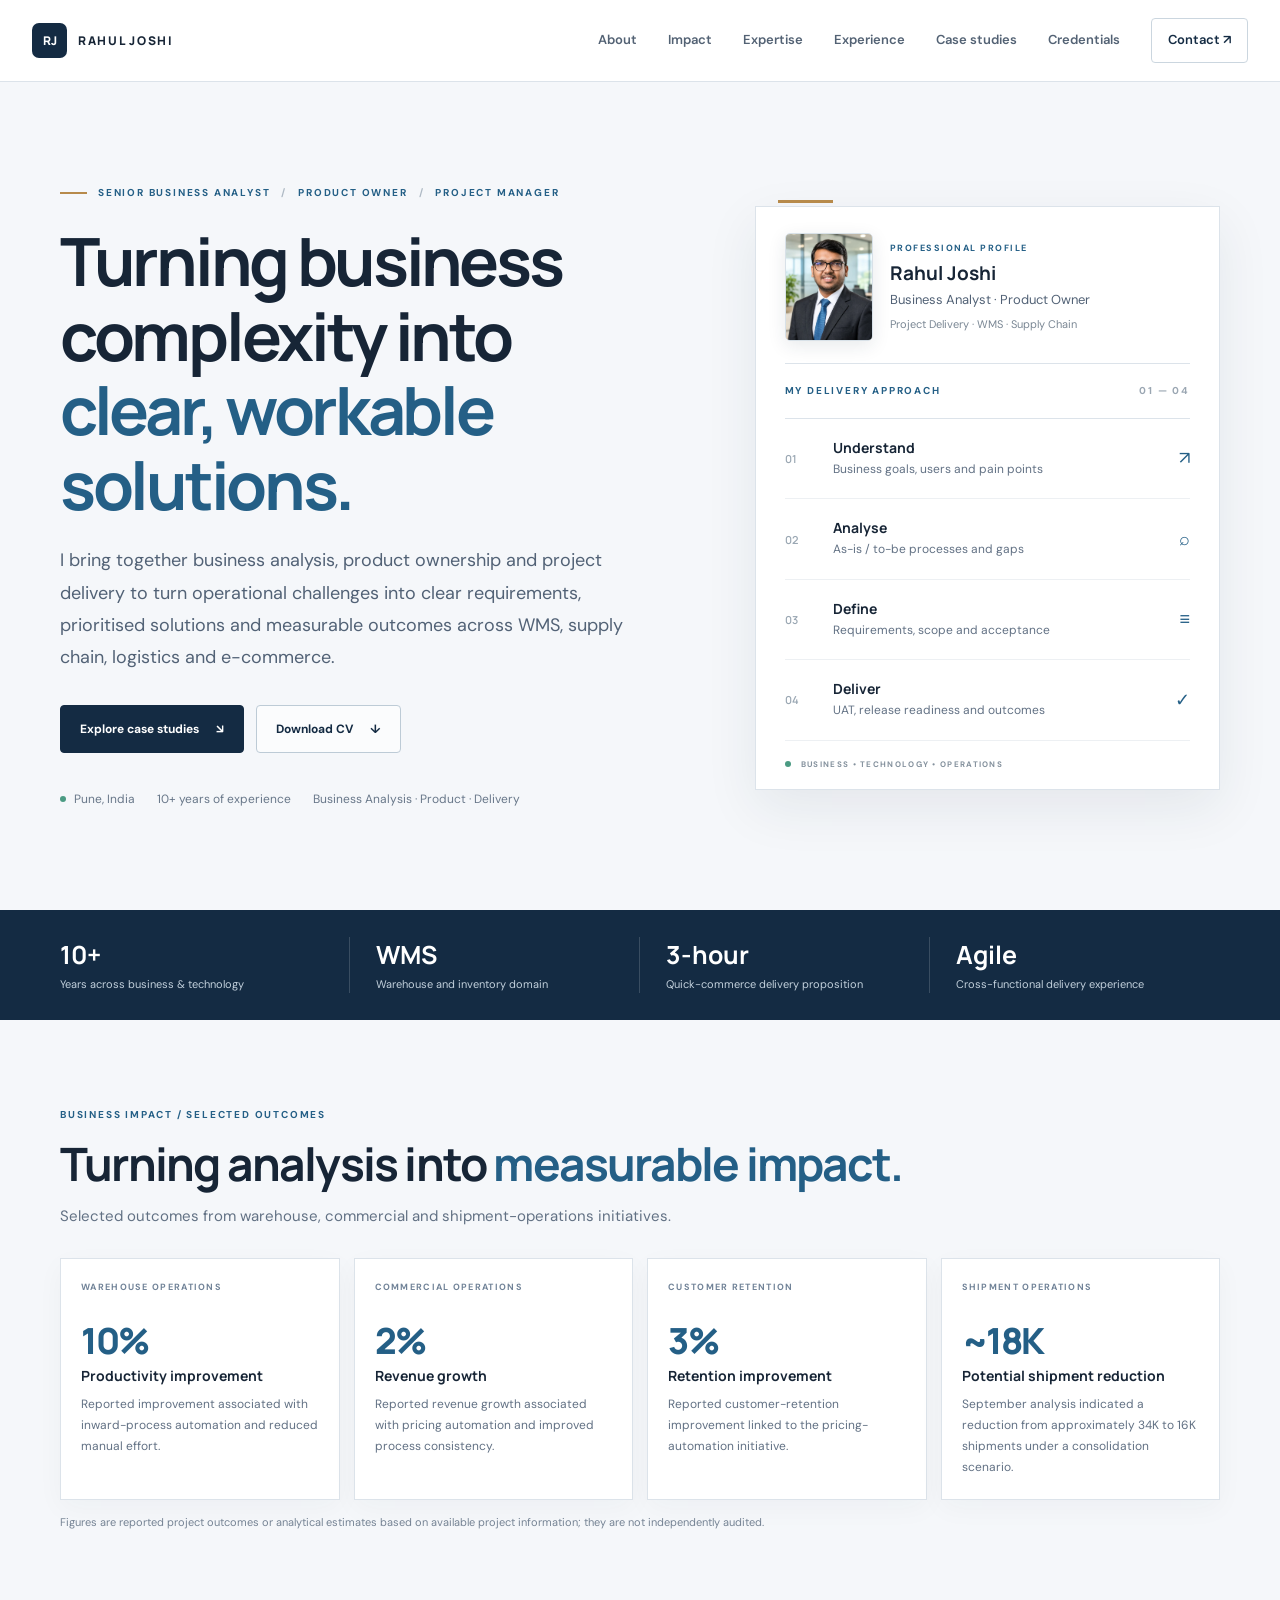
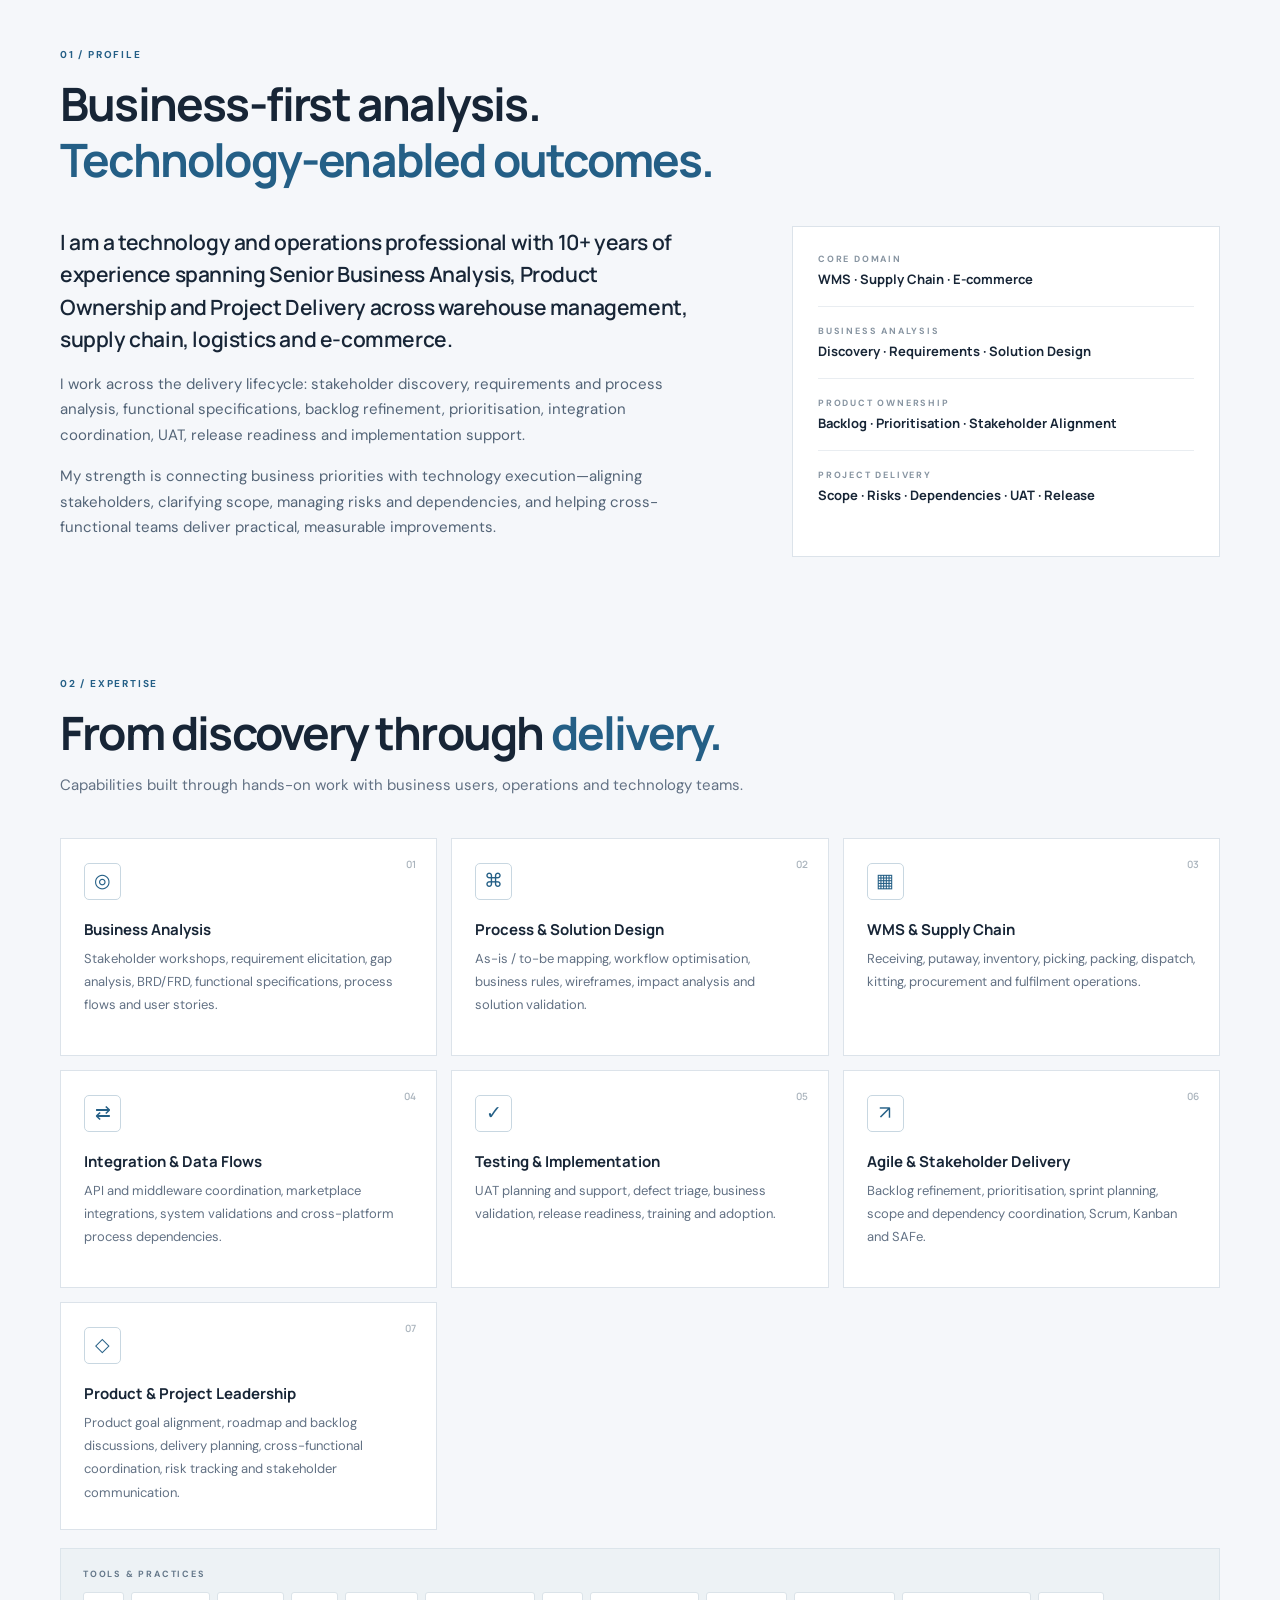
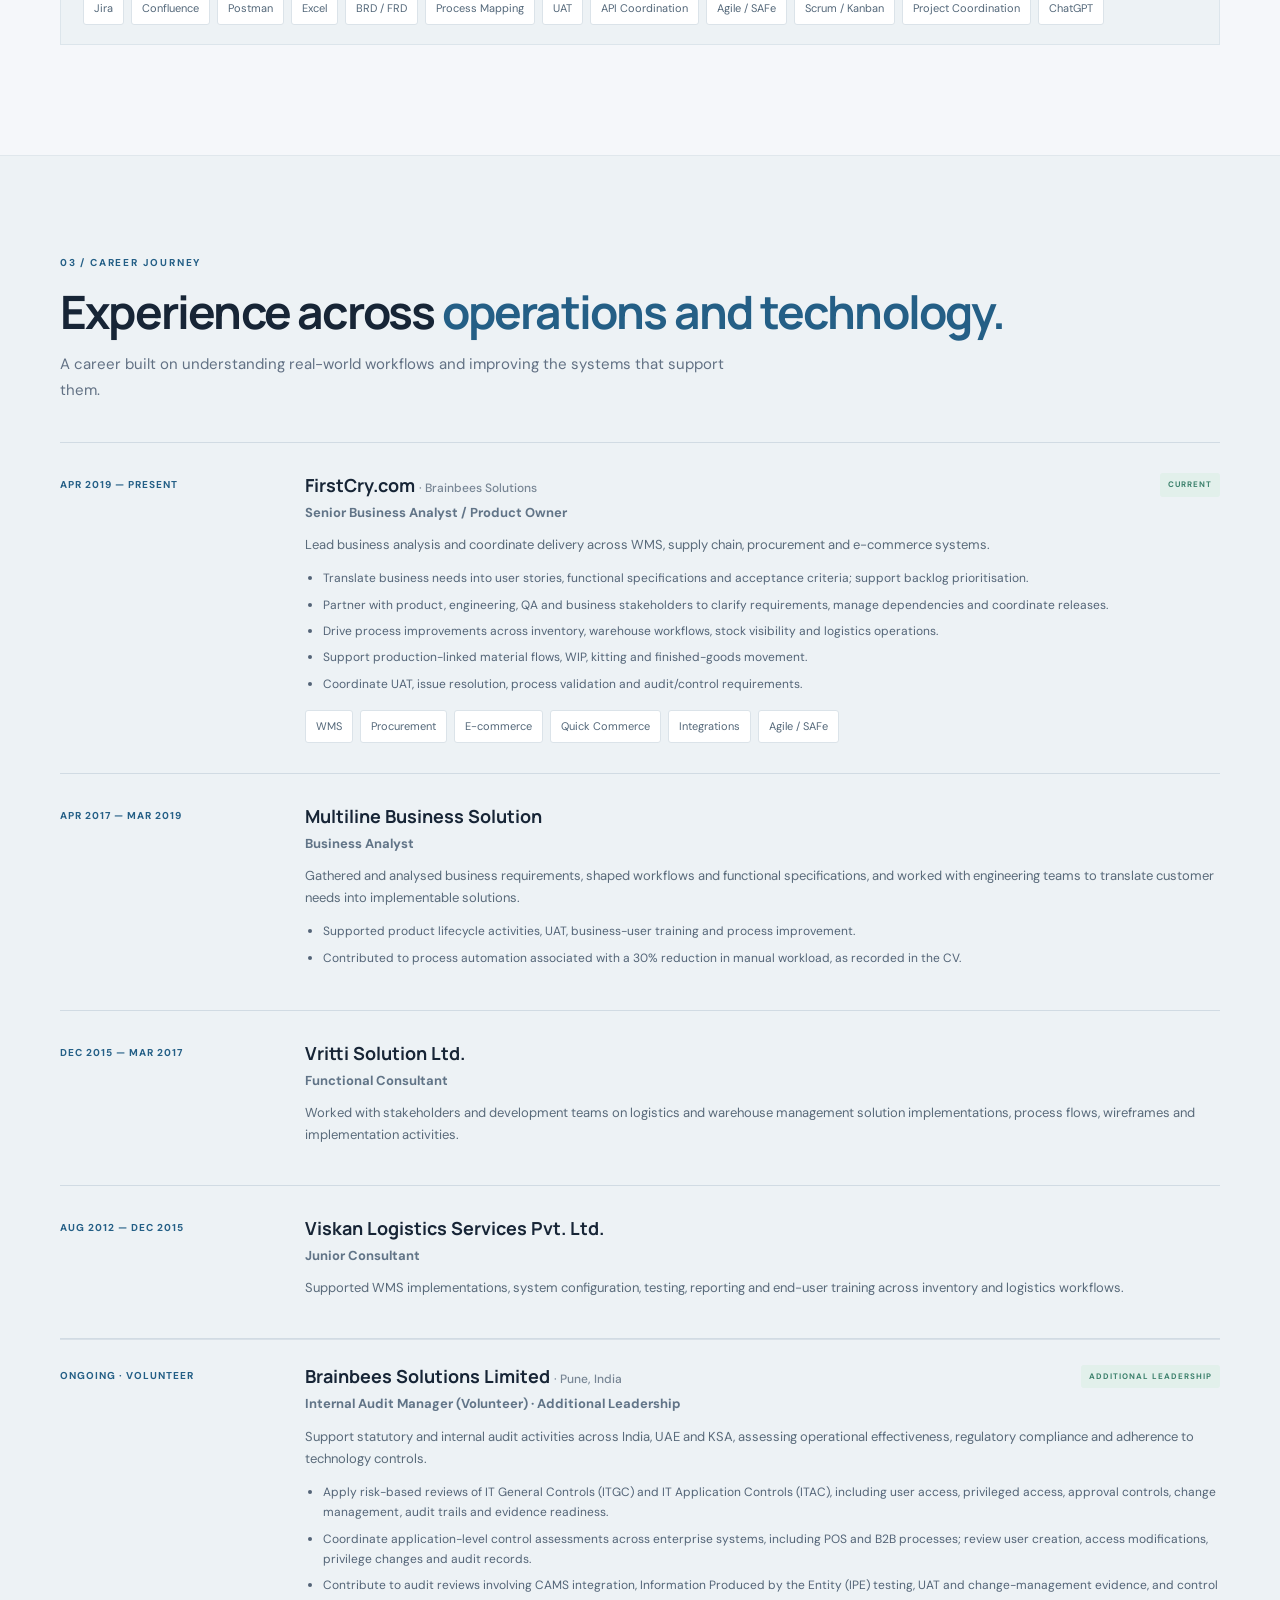
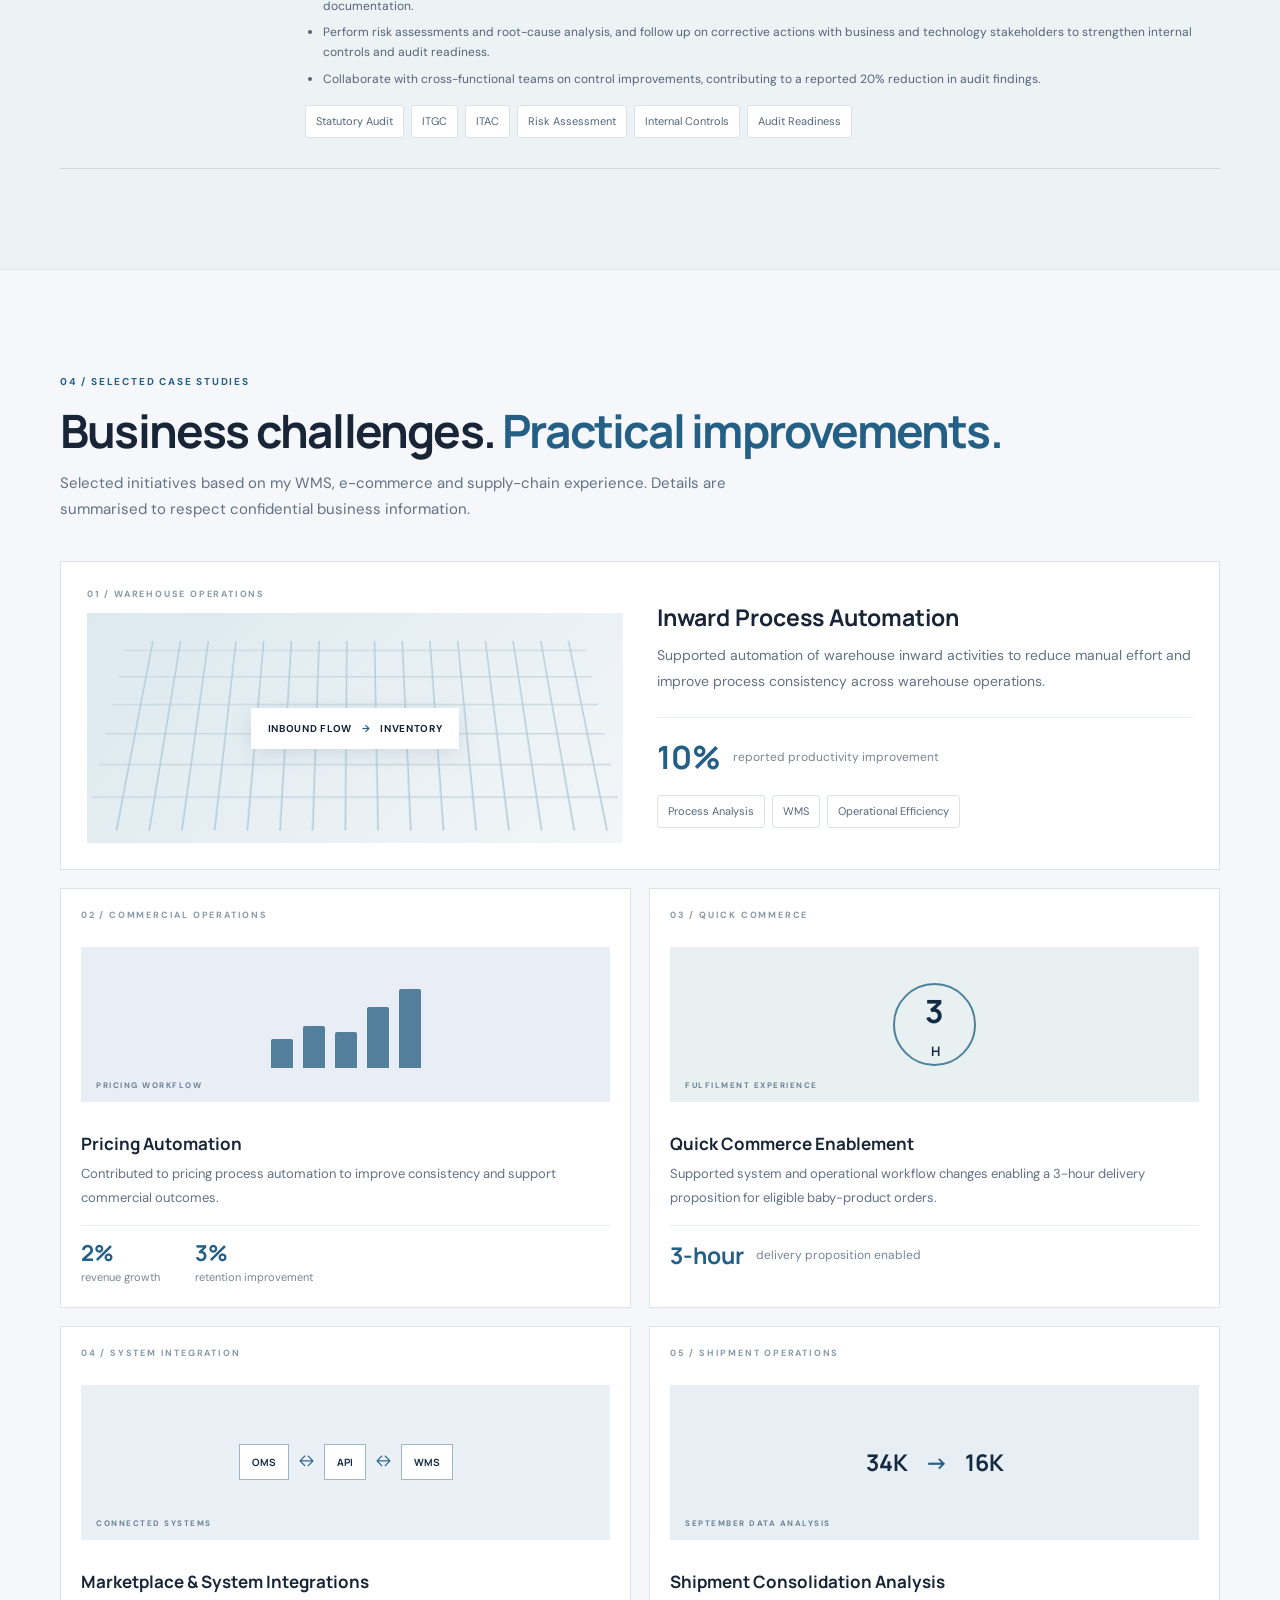
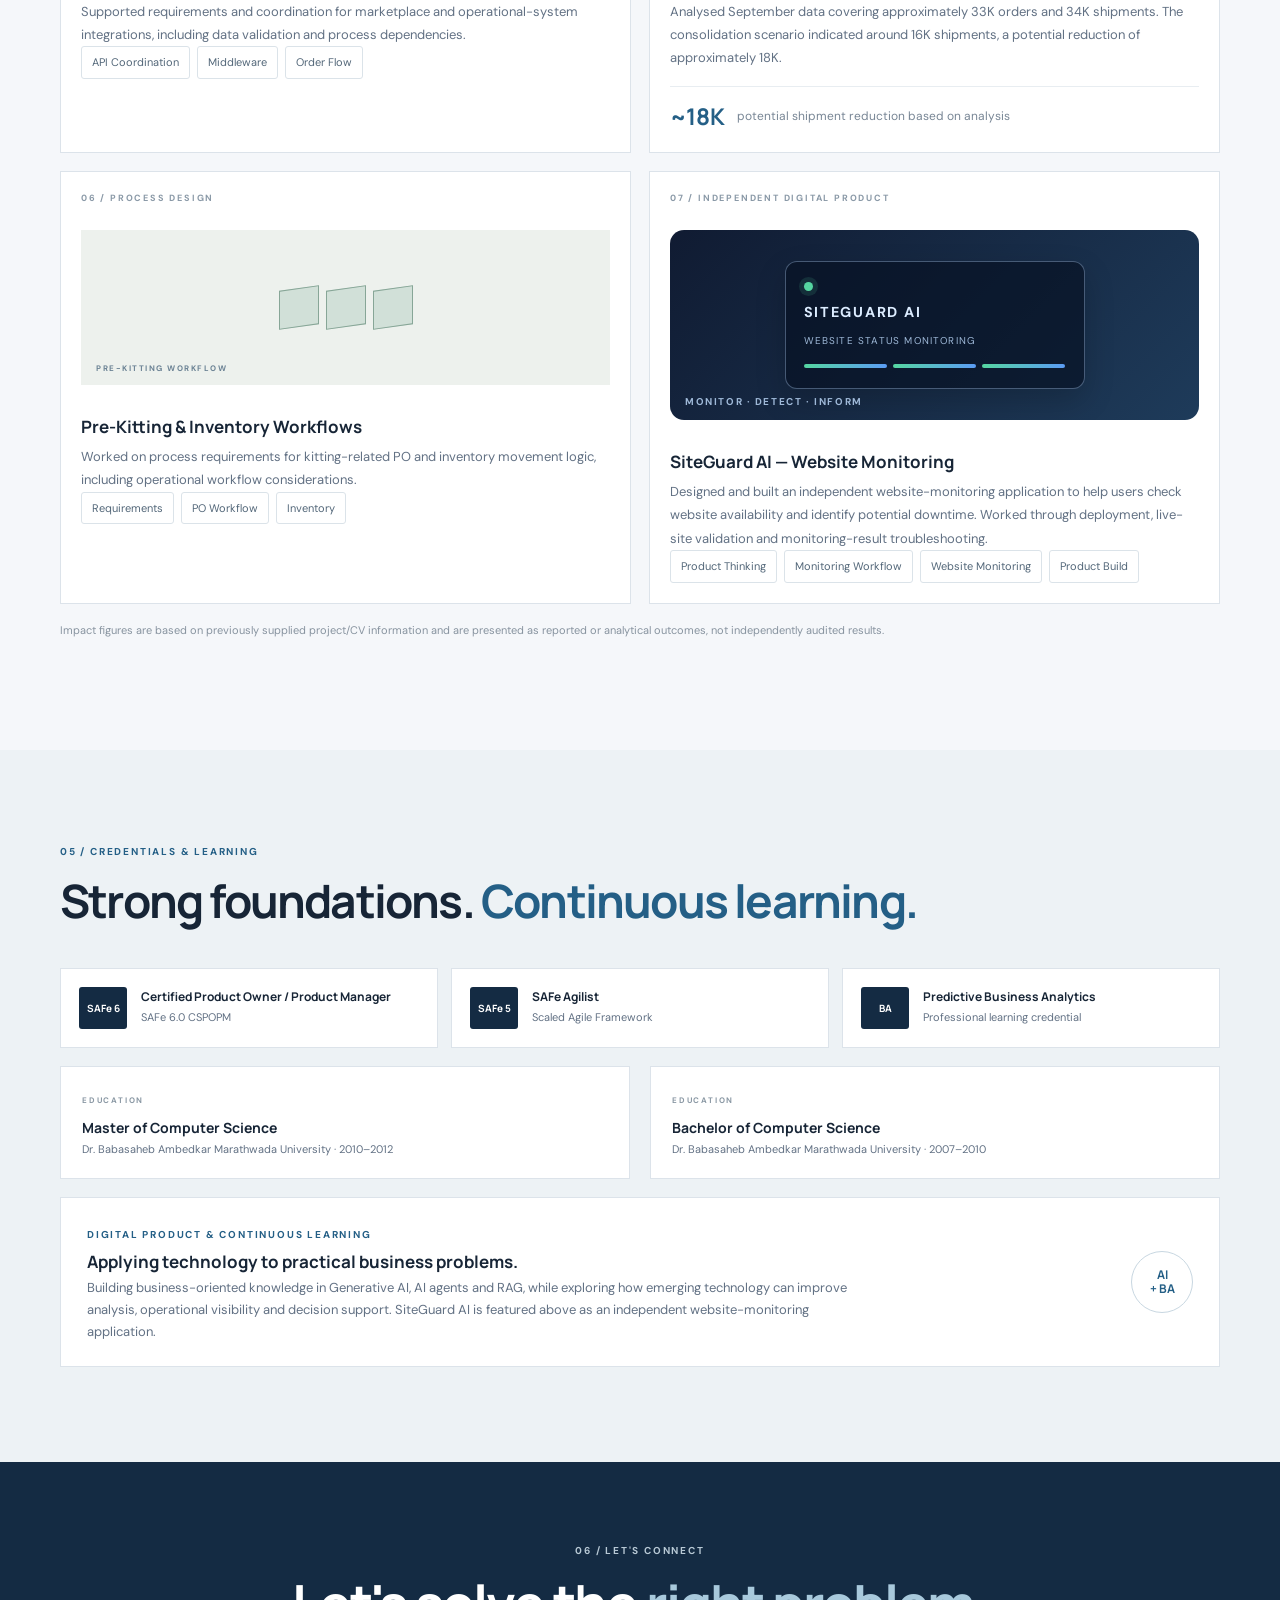
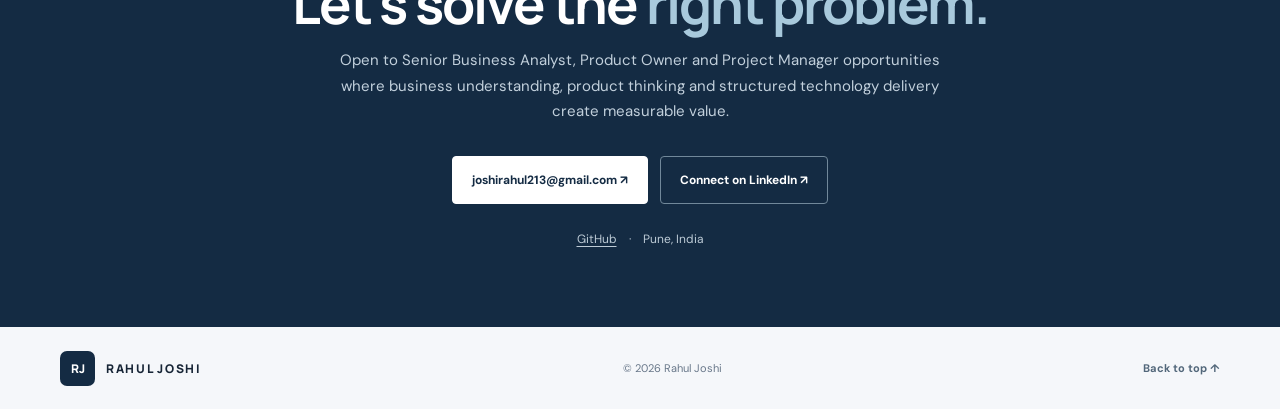
<file: index.html>
<!doctype html>
<html lang="en">
<head>
  <meta charset="utf-8">
  <meta name="viewport" content="width=device-width, initial-scale=1">
  <meta name="theme-color" content="#f5f7fa">
  <meta name="description" content="Rahul Joshi is a Senior Business Analyst, Product Owner and Project Manager with 10+ years of experience in WMS, supply chain, logistics, e-commerce and technology delivery.">
  <meta name="keywords" content="Rahul Joshi, Senior Business Analyst, Product Owner, Project Manager, WMS, Supply Chain, E-commerce, Logistics, Agile, SAFe, Product Delivery">
  <meta property="og:title" content="Rahul Joshi | Senior Business Analyst · Product Owner · Project Manager">
  <meta property="og:description" content="Business analysis, product ownership and project delivery across WMS, supply chain, logistics and e-commerce.">
  <title>Rahul Joshi | Senior Business Analyst, Product Owner & Project Manager</title>
  <link rel="preconnect" href="https://fonts.googleapis.com">
  <link rel="preconnect" href="https://fonts.gstatic.com" crossorigin>
  <link href="https://fonts.googleapis.com/css2?family=DM+Sans:wght@400;500;600;700&family=Manrope:wght@400;500;600;700;800&display=swap" rel="stylesheet">
  <link rel="stylesheet" href="styles.css?v=5">
  <style>
    /* Portfolio refinements: balanced BA, Product Owner and Project Manager positioning */
    .siteguard-card .visual-siteguard { min-height: 190px; display:flex; flex-direction:column; align-items:center; justify-content:center; gap:12px; background:linear-gradient(135deg,#101b32,#1e3b5a); color:#dcecff; border-radius:14px; overflow:hidden; }
    .siteguard-screen { width:min(78%,300px); padding:20px 18px; border:1px solid rgba(180,215,255,.35); border-radius:12px; background:rgba(7,17,34,.68); box-shadow:0 12px 30px rgba(0,0,0,.18); display:grid; gap:9px; }
    .siteguard-screen b { letter-spacing:.12em; font-size:.9rem; }
    .siteguard-screen small { color:#9fb9d8; font-size:.62rem; letter-spacing:.12em; }
    .siteguard-pulse { width:9px; height:9px; border-radius:50%; background:#55d6a1; box-shadow:0 0 0 5px rgba(85,214,161,.13); }
    .siteguard-status { display:flex; gap:6px; margin-top:5px; }
    .siteguard-status i { display:block; height:4px; flex:1; border-radius:5px; background:linear-gradient(90deg,#55d6a1,#5b9cf5); }
    .visual-siteguard > span { color:#9fb9d8; font-size:.62rem; letter-spacing:.16em; }
    .volunteer-item { border-top:1px solid rgba(120,140,165,.18); padding-top:24px; }
    .expertise-grid { align-items:stretch; }
    @media (max-width: 640px) { .siteguard-card .visual-siteguard { min-height:165px; } }
  </style>

  <script type="application/ld+json">
  {"@context":"https://schema.org","@type":"Person","name":"Rahul Joshi","jobTitle":"Senior Business Analyst, Product Owner and Project Manager","email":"mailto:joshirahul213@gmail.com","address":{"@type":"PostalAddress","addressLocality":"Pune","addressCountry":"IN"},"sameAs":["https://www.linkedin.com/in/rahul-joshiii/","https://github.com/joshirahul213"]}
  </script>
</head>
<body>
  <a class="skip-link" href="#main">Skip to content</a>
  <header class="site-header">
    <div class="header-inner">
      <a class="brand" href="#home" aria-label="Rahul Joshi home"><span class="brand-mark">RJ</span><span>RAHUL JOSHI</span></a>
      <button class="menu-toggle" type="button" aria-label="Open navigation" aria-expanded="false" aria-controls="primary-nav"><span></span><span></span><span></span></button>
      <nav class="nav" id="primary-nav" aria-label="Main navigation">
        <a href="#about">About</a><a href="#highlights">Impact</a><a href="#expertise">Expertise</a><a href="#experience">Experience</a><a href="#projects">Case studies</a><a href="#credentials">Credentials</a><a class="nav-cta" href="#contact">Contact <span>↗</span></a>
      </nav>
    </div>
  </header>
  <main id="main">
    <section class="hero section-wrap" id="home">
      <div class="hero-copy">
        <div class="eyebrow"><span class="eyebrow-line"></span> SENIOR BUSINESS ANALYST <span class="eyebrow-sep">/</span> PRODUCT OWNER <span class="eyebrow-sep">/</span> PROJECT MANAGER</div>
        <h1>Turning business complexity into <span>clear, workable solutions.</span></h1>
        <p class="hero-lead">I bring together business analysis, product ownership and project delivery to turn operational challenges into clear requirements, prioritised solutions and measurable outcomes across WMS, supply chain, logistics and e-commerce.</p>
        <div class="hero-actions">
          <a class="button button-primary" href="#projects">Explore case studies <span>↘</span></a>
          <a class="button button-secondary" href="Rahul_Joshi_WMS_Product_Owner.pdf" download>Download CV <span>↓</span></a>
        </div>
        <div class="hero-meta"><span><b></b> Pune, India</span><span>10+ years of experience</span><span>Business Analysis · Product · Delivery</span></div>
      </div>
      <aside class="hero-panel" aria-label="Business analysis approach">
        <div class="profile-intro">
          <img class="profile-photo" src="rahul-joshi-profile.webp" alt="Professional portrait of Rahul Joshi">
          <div class="profile-intro-copy">
            <span class="profile-overline">PROFESSIONAL PROFILE</span>
            <strong>Rahul Joshi</strong>
            <span>Business Analyst · Product Owner</span>
            <small>Project Delivery · WMS · Supply Chain</small>
          </div>
        </div>
        <div class="panel-top"><span>MY DELIVERY APPROACH</span><span class="panel-index">01 — 04</span></div>
        <div class="approach-step"><span class="step-no">01</span><div><strong>Understand</strong><small>Business goals, users and pain points</small></div><span class="step-mark">↗</span></div>
        <div class="approach-step"><span class="step-no">02</span><div><strong>Analyse</strong><small>As-is / to-be processes and gaps</small></div><span class="step-mark">⌕</span></div>
        <div class="approach-step"><span class="step-no">03</span><div><strong>Define</strong><small>Requirements, scope and acceptance</small></div><span class="step-mark">≡</span></div>
        <div class="approach-step"><span class="step-no">04</span><div><strong>Deliver</strong><small>UAT, release readiness and outcomes</small></div><span class="step-mark">✓</span></div>
        <div class="panel-foot"><span class="status-dot"></span> BUSINESS • TECHNOLOGY • OPERATIONS</div>
      </aside>
    </section>

    <section class="proof-band" aria-label="Professional highlights"><div class="section-wrap proof-grid"><div><strong>10+</strong><span>Years across business & technology</span></div><div><strong>WMS</strong><span>Warehouse and inventory domain</span></div><div><strong>3-hour</strong><span>Quick-commerce delivery proposition</span></div><div><strong>Agile</strong><span>Cross-functional delivery experience</span></div></div></section>

    <section class="section-wrap highlights-section" id="highlights" aria-labelledby="highlights-title">
      <div class="section-heading">
        <div class="section-kicker">BUSINESS IMPACT / SELECTED OUTCOMES</div>
        <h2 id="highlights-title">Turning analysis into <span>measurable impact.</span></h2>
        <p>Selected outcomes from warehouse, commercial and shipment-operations initiatives.</p>
      </div>
      <div class="highlights-grid">
        <article class="highlight-card"><span class="highlight-category">WAREHOUSE OPERATIONS</span><strong class="highlight-value">10%</strong><h3>Productivity improvement</h3><p>Reported improvement associated with inward-process automation and reduced manual effort.</p></article>
        <article class="highlight-card"><span class="highlight-category">COMMERCIAL OPERATIONS</span><strong class="highlight-value">2%</strong><h3>Revenue growth</h3><p>Reported revenue growth associated with pricing automation and improved process consistency.</p></article>
        <article class="highlight-card"><span class="highlight-category">CUSTOMER RETENTION</span><strong class="highlight-value">3%</strong><h3>Retention improvement</h3><p>Reported customer-retention improvement linked to the pricing-automation initiative.</p></article>
        <article class="highlight-card"><span class="highlight-category">SHIPMENT OPERATIONS</span><strong class="highlight-value">~18K</strong><h3>Potential shipment reduction</h3><p>September analysis indicated a reduction from approximately 34K to 16K shipments under a consolidation scenario.</p></article>
      </div>
      <div class="highlight-footnote">Figures are reported project outcomes or analytical estimates based on available project information; they are not independently audited.</div>
    </section>


    <section class="section-wrap section-block" id="about">
      <div class="section-heading"><div class="section-kicker">01 / PROFILE</div><h2>Business-first analysis.<br><span>Technology-enabled outcomes.</span></h2></div>
      <div class="about-grid">
        <div class="about-copy"><p class="lead-copy">I am a technology and operations professional with 10+ years of experience spanning Senior Business Analysis, Product Ownership and Project Delivery across warehouse management, supply chain, logistics and e-commerce.</p><p>I work across the delivery lifecycle: stakeholder discovery, requirements and process analysis, functional specifications, backlog refinement, prioritisation, integration coordination, UAT, release readiness and implementation support.</p><p>My strength is connecting business priorities with technology execution—aligning stakeholders, clarifying scope, managing risks and dependencies, and helping cross-functional teams deliver practical, measurable improvements.</p></div>
        <div class="profile-facts"><div><span>CORE DOMAIN</span><strong>WMS · Supply Chain · E-commerce</strong></div><div><span>BUSINESS ANALYSIS</span><strong>Discovery · Requirements · Solution Design</strong></div><div><span>PRODUCT OWNERSHIP</span><strong>Backlog · Prioritisation · Stakeholder Alignment</strong></div><div><span>PROJECT DELIVERY</span><strong>Scope · Risks · Dependencies · UAT · Release</strong></div></div>
      </div>
    </section>

    <section class="section-wrap section-block" id="expertise">
      <div class="section-heading"><div class="section-kicker">02 / EXPERTISE</div><h2>From discovery through <span>delivery.</span></h2><p>Capabilities built through hands-on work with business users, operations and technology teams.</p></div>
      <div class="expertise-grid">
        <article class="expertise-card"><span class="card-no">01</span><div class="expertise-icon">◎</div><h3>Business Analysis</h3><p>Stakeholder workshops, requirement elicitation, gap analysis, BRD/FRD, functional specifications, process flows and user stories.</p></article>
        <article class="expertise-card"><span class="card-no">02</span><div class="expertise-icon">⌘</div><h3>Process & Solution Design</h3><p>As-is / to-be mapping, workflow optimisation, business rules, wireframes, impact analysis and solution validation.</p></article>
        <article class="expertise-card"><span class="card-no">03</span><div class="expertise-icon">▦</div><h3>WMS & Supply Chain</h3><p>Receiving, putaway, inventory, picking, packing, dispatch, kitting, procurement and fulfilment operations.</p></article>
        <article class="expertise-card"><span class="card-no">04</span><div class="expertise-icon">⇄</div><h3>Integration & Data Flows</h3><p>API and middleware coordination, marketplace integrations, system validations and cross-platform process dependencies.</p></article>
        <article class="expertise-card"><span class="card-no">05</span><div class="expertise-icon">✓</div><h3>Testing & Implementation</h3><p>UAT planning and support, defect triage, business validation, release readiness, training and adoption.</p></article>
        <article class="expertise-card"><span class="card-no">06</span><div class="expertise-icon">↗</div><h3>Agile & Stakeholder Delivery</h3><p>Backlog refinement, prioritisation, sprint planning, scope and dependency coordination, Scrum, Kanban and SAFe.</p></article>
        <article class="expertise-card"><span class="card-no">07</span><div class="expertise-icon">◇</div><h3>Product & Project Leadership</h3><p>Product goal alignment, roadmap and backlog discussions, delivery planning, cross-functional coordination, risk tracking and stakeholder communication.</p></article>
      </div>
      <div class="toolbelt"><div class="toolbelt-label">TOOLS & PRACTICES</div><div class="tool-tags"><span>Jira</span><span>Confluence</span><span>Postman</span><span>Excel</span><span>BRD / FRD</span><span>Process Mapping</span><span>UAT</span><span>API Coordination</span><span>Agile / SAFe</span><span>Scrum / Kanban</span><span>Project Coordination</span><span>ChatGPT</span></div></div>
    </section>

    <section class="section-block experience-section" id="experience"><div class="section-wrap">
      <div class="section-heading"><div class="section-kicker">03 / CAREER JOURNEY</div><h2>Experience across <span>operations and technology.</span></h2><p>A career built on understanding real-world workflows and improving the systems that support them.</p></div>
      <div class="timeline">
        <article class="timeline-item"><div class="timeline-date">APR 2019 — PRESENT</div><div class="timeline-body"><div class="timeline-title"><h3>FirstCry.com <span>· Brainbees Solutions</span></h3><span class="current-label">CURRENT</span></div><div class="role-title">Senior Business Analyst / Product Owner</div><p>Lead business analysis and coordinate delivery across WMS, supply chain, procurement and e-commerce systems.</p><ul><li>Translate business needs into user stories, functional specifications and acceptance criteria; support backlog prioritisation.</li><li>Partner with product, engineering, QA and business stakeholders to clarify requirements, manage dependencies and coordinate releases.</li><li>Drive process improvements across inventory, warehouse workflows, stock visibility and logistics operations.</li><li>Support production-linked material flows, WIP, kitting and finished-goods movement.</li><li>Coordinate UAT, issue resolution, process validation and audit/control requirements.</li></ul><div class="tag-list"><span>WMS</span><span>Procurement</span><span>E-commerce</span><span>Quick Commerce</span><span>Integrations</span><span>Agile / SAFe</span></div></div></article>
        <article class="timeline-item"><div class="timeline-date">APR 2017 — MAR 2019</div><div class="timeline-body"><h3>Multiline Business Solution</h3><div class="role-title">Business Analyst</div><p>Gathered and analysed business requirements, shaped workflows and functional specifications, and worked with engineering teams to translate customer needs into implementable solutions.</p><ul><li>Supported product lifecycle activities, UAT, business-user training and process improvement.</li><li>Contributed to process automation associated with a 30% reduction in manual workload, as recorded in the CV.</li></ul></div></article>
        <article class="timeline-item"><div class="timeline-date">DEC 2015 — MAR 2017</div><div class="timeline-body"><h3>Vritti Solution Ltd.</h3><div class="role-title">Functional Consultant</div><p>Worked with stakeholders and development teams on logistics and warehouse management solution implementations, process flows, wireframes and implementation activities.</p></div></article>
        <article class="timeline-item"><div class="timeline-date">AUG 2012 — DEC 2015</div><div class="timeline-body"><h3>Viskan Logistics Services Pvt. Ltd.</h3><div class="role-title">Junior Consultant</div><p>Supported WMS implementations, system configuration, testing, reporting and end-user training across inventory and logistics workflows.</p></div></article>
        <article class="timeline-item volunteer-item">
          <div class="timeline-date">ONGOING · VOLUNTEER</div>
          <div class="timeline-body">
            <div class="timeline-title">
              <h3>Brainbees Solutions Limited <span>· Pune, India</span></h3>
              <span class="current-label">ADDITIONAL LEADERSHIP</span>
            </div>
            <div class="role-title">Internal Audit Manager (Volunteer) · Additional Leadership</div>
            <p>Support statutory and internal audit activities across India, UAE and KSA, assessing operational effectiveness, regulatory compliance and adherence to technology controls.</p>
            <ul>
              <li>Apply risk-based reviews of IT General Controls (ITGC) and IT Application Controls (ITAC), including user access, privileged access, approval controls, change management, audit trails and evidence readiness.</li>
              <li>Coordinate application-level control assessments across enterprise systems, including POS and B2B processes; review user creation, access modifications, privilege changes and audit records.</li>
              <li>Contribute to audit reviews involving CAMS integration, Information Produced by the Entity (IPE) testing, UAT and change-management evidence, and control documentation.</li>
              <li>Perform risk assessments and root-cause analysis, and follow up on corrective actions with business and technology stakeholders to strengthen internal controls and audit readiness.</li>
              <li>Collaborate with cross-functional teams on control improvements, contributing to a reported 20% reduction in audit findings.</li>
            </ul>
            <div class="tag-list"><span>Statutory Audit</span><span>ITGC</span><span>ITAC</span><span>Risk Assessment</span><span>Internal Controls</span><span>Audit Readiness</span></div>
          </div>
        </article>
      </div>
    </div></section>

    <section class="section-wrap section-block" id="projects">
      <div class="section-heading"><div class="section-kicker">04 / SELECTED CASE STUDIES</div><h2>Business challenges. <span>Practical improvements.</span></h2><p>Selected initiatives based on my WMS, e-commerce and supply-chain experience. Details are summarised to respect confidential business information.</p></div>
      <div class="case-grid">
        <article class="case-card case-wide">
          <div class="case-feature-visual">
            <div class="case-label">01 / WAREHOUSE OPERATIONS</div>
            <div class="case-visual visual-warehouse"><div class="warehouse-grid"></div><div class="warehouse-chip">INBOUND FLOW <b>→</b> INVENTORY</div></div>
          </div>
          <div class="case-content">
            <h3>Inward Process Automation</h3>
            <p>Supported automation of warehouse inward activities to reduce manual effort and improve process consistency across warehouse operations.</p>
            <div class="case-result"><strong>10%</strong><span>reported productivity improvement</span></div>
            <div class="tag-list"><span>Process Analysis</span><span>WMS</span><span>Operational Efficiency</span></div>
          </div>
        </article>
        <article class="case-card"><div class="case-label">02 / COMMERCIAL OPERATIONS</div><div class="case-visual visual-pricing"><div class="bars"><i></i><i></i><i></i><i></i><i></i></div><span>PRICING WORKFLOW</span></div><h3>Pricing Automation</h3><p>Contributed to pricing process automation to improve consistency and support commercial outcomes.</p><div class="metric-pair"><div><strong>2%</strong><span>revenue growth</span></div><div><strong>3%</strong><span>retention improvement</span></div></div></article>
        <article class="case-card"><div class="case-label">03 / QUICK COMMERCE</div><div class="case-visual visual-quick"><div class="quick-clock">3<span>H</span></div><span>FULFILMENT EXPERIENCE</span></div><h3>Quick Commerce Enablement</h3><p>Supported system and operational workflow changes enabling a 3-hour delivery proposition for eligible baby-product orders.</p><div class="case-result"><strong>3-hour</strong><span>delivery proposition enabled</span></div></article>
        <article class="case-card"><div class="case-label">04 / SYSTEM INTEGRATION</div><div class="case-visual visual-api"><div class="api-flow"><b>OMS</b><i>↔</i><b>API</b><i>↔</i><b>WMS</b></div><span>CONNECTED SYSTEMS</span></div><h3>Marketplace & System Integrations</h3><p>Supported requirements and coordination for marketplace and operational-system integrations, including data validation and process dependencies.</p><div class="tag-list"><span>API Coordination</span><span>Middleware</span><span>Order Flow</span></div></article>
        <article class="case-card"><div class="case-label">05 / SHIPMENT OPERATIONS</div><div class="case-visual visual-shipment"><div class="shipment-numbers"><b>34K</b><span>→</span><b>16K</b></div><span>SEPTEMBER DATA ANALYSIS</span></div><h3>Shipment Consolidation Analysis</h3><p>Analysed September data covering approximately 33K orders and 34K shipments. The consolidation scenario indicated around 16K shipments, a potential reduction of approximately 18K.</p><div class="case-result"><strong>~18K</strong><span>potential shipment reduction based on analysis</span></div></article>
        <article class="case-card"><div class="case-label">06 / PROCESS DESIGN</div><div class="case-visual visual-kitting"><div class="kit-boxes"><i></i><i></i><i></i></div><span>PRE-KITTING WORKFLOW</span></div><h3>Pre-Kitting & Inventory Workflows</h3><p>Worked on process requirements for kitting-related PO and inventory movement logic, including operational workflow considerations.</p><div class="tag-list"><span>Requirements</span><span>PO Workflow</span><span>Inventory</span></div></article>
        <article class="case-card siteguard-card"><div class="case-label">07 / INDEPENDENT DIGITAL PRODUCT</div><div class="case-visual visual-siteguard"><div class="siteguard-screen"><span class="siteguard-pulse"></span><b>SITEGUARD AI</b><small>WEBSITE STATUS MONITORING</small><div class="siteguard-status"><i></i><i></i><i></i></div></div><span>MONITOR · DETECT · INFORM</span></div><h3>SiteGuard AI — Website Monitoring</h3><p>Designed and built an independent website-monitoring application to help users check website availability and identify potential downtime. Worked through deployment, live-site validation and monitoring-result troubleshooting.</p><div class="tag-list"><span>Product Thinking</span><span>Monitoring Workflow</span><span>Website Monitoring</span><span>Product Build</span></div></article>
      </div>
      <p class="disclaimer">Impact figures are based on previously supplied project/CV information and are presented as reported or analytical outcomes, not independently audited results.</p>
    </section>

    <section class="section-block credentials-section" id="credentials"><div class="section-wrap">
      <div class="section-heading"><div class="section-kicker">05 / CREDENTIALS & LEARNING</div><h2>Strong foundations. <span>Continuous learning.</span></h2></div>
      <div class="credential-grid"><article><span class="credential-code">SAFe 6</span><div><h3>Certified Product Owner / Product Manager</h3><p>SAFe 6.0 CSPOPM</p></div></article><article><span class="credential-code">SAFe 5</span><div><h3>SAFe Agilist</h3><p>Scaled Agile Framework</p></div></article><article><span class="credential-code">BA</span><div><h3>Predictive Business Analytics</h3><p>Professional learning credential</p></div></article></div>
      <div class="education-grid"><div><span>EDUCATION</span><h3>Master of Computer Science</h3><p>Dr. Babasaheb Ambedkar Marathwada University · 2010–2012</p></div><div><span>EDUCATION</span><h3>Bachelor of Computer Science</h3><p>Dr. Babasaheb Ambedkar Marathwada University · 2007–2010</p></div></div>
      <div class="ai-note"><div><span class="section-kicker">DIGITAL PRODUCT & CONTINUOUS LEARNING</span><h3>Applying technology to practical business problems.</h3><p>Building business-oriented knowledge in Generative AI, AI agents and RAG, while exploring how emerging technology can improve analysis, operational visibility and decision support. SiteGuard AI is featured above as an independent website-monitoring application.</p></div><span class="ai-stamp">AI<br>+ BA</span></div>
    </div></section>

    <section class="contact-section" id="contact"><div class="section-wrap contact-inner"><div class="section-kicker">06 / LET'S CONNECT</div><h2>Let's solve the <span>right problem.</span></h2><p>Open to Senior Business Analyst, Product Owner and Project Manager opportunities where business understanding, product thinking and structured technology delivery create measurable value.</p><div class="contact-actions"><a class="button button-primary" href="mailto:joshirahul213@gmail.com">joshirahul213@gmail.com ↗</a><a class="button button-secondary" href="https://www.linkedin.com/in/rahul-joshiii/" target="_blank" rel="noopener">Connect on LinkedIn ↗</a></div><div class="social-links"><a href="https://github.com/joshirahul213" target="_blank" rel="noopener">GitHub</a><span>·</span><span>Pune, India</span></div></div></section>
  </main>
  <footer class="site-footer section-wrap"><a class="brand" href="#home"><span class="brand-mark">RJ</span><span>RAHUL JOSHI</span></a><span>© <span id="year"></span> Rahul Joshi</span><a href="#home">Back to top ↑</a></footer>
  <script src="script.js"></script>
</body>
</html>
</file>
<file: styles.css>
:root{--ink:#172536;--muted:#627184;--soft:#8793a2;--line:#dce3ea;--paper:#f5f7fa;--white:#fff;--navy:#142b43;--blue:#245f86;--accent:#3b83a8;--pale:#eaf1f5;--gold:#b78a4b;--shadow:0 18px 50px rgba(26,48,70,.08)}
*{box-sizing:border-box}html{scroll-behavior:smooth;scroll-padding-top:90px}body{margin:0;background:var(--paper);color:var(--ink);font-family:"DM Sans",sans-serif;font-size:15px;line-height:1.7;-webkit-font-smoothing:antialiased}a{color:inherit;text-decoration:none}.skip-link{position:absolute;left:-999px;top:8px;background:#fff;padding:10px;z-index:99}.skip-link:focus{left:8px}.section-wrap{width:min(1160px,calc(100% - 64px));margin-inline:auto}.site-header{height:82px;background:rgba(255,255,255,.92);border-bottom:1px solid var(--line);position:sticky;top:0;z-index:20;backdrop-filter:blur(14px)}.header-inner{width:min(1240px,calc(100% - 64px));height:100%;margin:auto;display:flex;align-items:center;justify-content:space-between}.brand{display:flex;align-items:center;gap:11px;font:800 12px Manrope,sans-serif;letter-spacing:1.7px}.brand-mark{width:35px;height:35px;border-radius:7px;background:var(--navy);color:#fff;display:grid;place-items:center;font:800 12px Manrope,sans-serif;letter-spacing:0}.nav{display:flex;align-items:center;gap:31px}.nav>a{font-size:13px;font-weight:600;color:#536274;transition:.2s}.nav>a:hover{color:var(--blue)}.nav .nav-cta{padding:10px 16px;border:1px solid #cbd6df;border-radius:4px;color:var(--navy)}.menu-toggle{display:none;border:0;background:none}.hero{display:grid;grid-template-columns:1.13fr .87fr;gap:90px;align-items:center;padding-top:104px;padding-bottom:100px;min-height:630px}.eyebrow,.section-kicker,.panel-top,.panel-foot,.case-label,.toolbelt-label,.profile-facts span,.education-grid>div>span{font:700 10px "DM Sans",sans-serif;letter-spacing:1.8px;color:var(--blue)}.eyebrow{display:flex;align-items:center;gap:11px}.eyebrow-line{width:27px;height:2px;background:var(--gold)}.eyebrow-sep{color:#aeb9c4}.hero h1{font:700 clamp(44px,5.2vw,68px)/1.12 Manrope,sans-serif;letter-spacing:-3.3px;margin:25px 0 22px;max-width:690px}.hero h1 span,.section-heading h2 span,.contact-inner h2 span{color:var(--blue)}.hero-lead{font-size:18px;line-height:1.8;color:#526276;max-width:650px}.hero-actions,.contact-actions{display:flex;gap:12px;flex-wrap:wrap;margin-top:31px}.button{display:inline-flex;align-items:center;justify-content:center;gap:17px;padding:13px 19px;border-radius:4px;font-size:12px;font-weight:700;transition:.2s}.button-primary{background:var(--navy);color:#fff;border:1px solid var(--navy)}.button-primary:hover{background:#214967;transform:translateY(-2px)}.button-secondary{border:1px solid #bdcbd6;background:rgba(255,255,255,.65);color:var(--navy)}.button-secondary:hover{border-color:var(--blue);transform:translateY(-2px)}.hero-meta{display:flex;gap:22px;flex-wrap:wrap;margin-top:36px;color:#687789;font-size:12px}.hero-meta span{display:flex;align-items:center;gap:8px}.hero-meta b,.status-dot{width:6px;height:6px;border-radius:50%;background:#4b9b83;display:inline-block}.hero-panel{background:var(--white);border:1px solid var(--line);box-shadow:var(--shadow);padding:26px 29px 20px;position:relative}.hero-panel:before{content:"";position:absolute;top:-7px;left:22px;width:55px;height:3px;background:var(--gold)}.panel-top{display:flex;justify-content:space-between;padding-bottom:21px;border-bottom:1px solid var(--line);font-size:10px}.panel-index{color:#9aa6b2}.approach-step{display:grid;grid-template-columns:36px 1fr 24px;align-items:center;gap:12px;padding:19px 0;border-bottom:1px solid #edf0f3}.step-no{font:600 11px Manrope;color:#9aa7b3}.approach-step strong,.approach-step small{display:block}.approach-step strong{font:700 14px Manrope}.approach-step small{font-size:12px;color:var(--muted);margin-top:2px}.step-mark{color:var(--blue);font-size:18px;text-align:right}.panel-foot{font-size:8px;letter-spacing:1.3px;padding-top:18px;color:#84919d}.panel-foot .status-dot{margin-right:7px}.proof-band{background:var(--navy);color:#fff}.proof-grid{display:grid;grid-template-columns:repeat(4,1fr);padding-top:27px;padding-bottom:27px}.proof-grid>div{padding:0 26px;border-right:1px solid rgba(255,255,255,.16)}.proof-grid>div:first-child{padding-left:0}.proof-grid>div:last-child{border:0}.proof-grid strong,.proof-grid span{display:block}.proof-grid strong{font:700 25px Manrope;color:#fff}.proof-grid span{font-size:11px;color:#c2d0dc;margin-top:3px}.section-block{padding-top:105px;padding-bottom:15px}.section-heading{margin-bottom:39px}.section-kicker{margin-bottom:15px}.section-heading h2{font:700 clamp(32px,4vw,46px)/1.2 Manrope,sans-serif;letter-spacing:-1.8px;margin:0 0 13px}.section-heading>p{color:var(--muted);font-size:15px;max-width:700px;margin:0}.about-grid{display:grid;grid-template-columns:1.2fr .8fr;gap:90px}.about-copy p{color:#536477;font-size:15px;margin:0 0 16px}.about-copy .lead-copy{font:600 21px/1.55 Manrope;color:var(--ink);letter-spacing:-.4px}.profile-facts{background:#fff;border:1px solid var(--line);padding:8px 25px}.profile-facts>div{padding:18px 0;border-bottom:1px solid #e9edf1}.profile-facts>div:last-child{border:0}.profile-facts span,.profile-facts strong{display:block}.profile-facts span{font-size:9px;color:#8794a1;margin-bottom:5px}.profile-facts strong{font:700 13px Manrope}.expertise-grid{display:grid;grid-template-columns:repeat(3,1fr);gap:14px}.expertise-card{position:relative;background:#fff;border:1px solid var(--line);padding:24px 23px 25px;min-height:218px;transition:.22s}.expertise-card:hover,.case-card:hover{transform:translateY(-4px);box-shadow:var(--shadow);border-color:#b8cbd8}.card-no{position:absolute;right:20px;top:18px;font:600 10px Manrope;color:#aab4bd}.expertise-icon{width:37px;height:37px;border:1px solid #c8d7e1;border-radius:5px;color:var(--blue);display:grid;place-items:center;font-size:19px}.expertise-card h3{font:700 15px Manrope;margin:19px 0 7px}.expertise-card p{font-size:13px;color:var(--muted);line-height:1.8;margin:0}.toolbelt{margin-top:18px;padding:19px 22px;background:#edf2f5;border:1px solid #dce5eb}.toolbelt-label{font-size:9px;margin-bottom:12px;color:#65788a}.tool-tags,.tag-list{display:flex;flex-wrap:wrap;gap:7px}.tool-tags span,.tag-list span{padding:6px 10px;background:#fff;border:1px solid #dbe3e9;border-radius:3px;font-size:11px;color:#536779}.experience-section{margin-top:95px;padding:100px 0;background:#edf2f5;border-top:1px solid #e0e7ec;border-bottom:1px solid #e0e7ec}.timeline{border-top:1px solid #d1dbe3}.timeline-item{display:grid;grid-template-columns:210px 1fr;gap:35px;padding:30px 0;border-bottom:1px solid #d1dbe3}.timeline-date{font:700 10px "DM Sans",sans-serif;letter-spacing:1px;color:var(--blue);padding-top:5px}.timeline-body h3{font:700 18px Manrope;margin:0}.timeline-title{display:flex;align-items:center;justify-content:space-between;gap:15px}.timeline-title h3 span{font:500 12px "DM Sans",sans-serif;color:#778594}.current-label{font-size:8px;font-weight:700;letter-spacing:1px;color:#3c806c;background:#e2f0eb;padding:5px 8px;border-radius:3px}.role-title{font-size:13px;font-weight:700;color:#617487;margin:5px 0 10px}.timeline-body>p{font-size:13px;color:#596a7a;margin:0 0 9px}.timeline-body ul{padding-left:18px;margin:9px 0;color:#536477;font-size:12px}.timeline-body li{padding:3px 0}.timeline-body .tag-list{margin-top:13px}.audit-note{margin-top:23px;background:#fff;border-left:3px solid var(--gold);padding:15px 18px;font-size:11px;color:#5d6d7b}.audit-note strong{color:var(--ink)}.case-grid{display:grid;grid-template-columns:repeat(2,1fr);gap:16px}.case-card{background:#fff;border:1px solid var(--line);padding:20px;transition:.22s}.case-wide{grid-column:span 2;display:grid;grid-template-columns:1fr .85fr;gap:25px;align-items:center}.case-label{font-size:9px;color:#8a99a7;margin-bottom:13px}.case-card h3{font:700 17px Manrope;margin:13px 0 7px}.case-card p{font-size:13px;color:var(--muted);margin:0;line-height:1.8}.case-wide h3{font-size:22px}.case-result{display:flex;align-items:center;gap:12px;border-top:1px solid #e8edf1;margin-top:16px;padding-top:13px}.case-result strong{font:700 23px Manrope;color:var(--blue)}.case-result span{font-size:12px;color:#788695}.metric-pair{display:flex;gap:35px;border-top:1px solid #e8edf1;margin-top:15px;padding-top:12px}.metric-pair strong,.metric-pair span{display:block}.metric-pair strong{font:700 22px Manrope;color:var(--blue)}.metric-pair span{font-size:11px;color:#788695}.case-visual{height:150px;margin:13px 0 16px;position:relative;overflow:hidden;background:#eaf1f5;display:grid;place-items:center}.case-wide .case-visual{height:205px;margin:0}.case-visual>span{position:absolute;bottom:12px;left:15px;font:700 8px "DM Sans";letter-spacing:1.5px;color:#6b8294}.visual-warehouse{background:linear-gradient(135deg,#dce9ef,#f2f6f8)}.warehouse-grid{position:absolute;inset:20px;background:repeating-linear-gradient(90deg,transparent 0 28px,#b6cbd7 29px 30px),repeating-linear-gradient(0deg,transparent 0 28px,#cbd9e1 29px 30px);transform:perspective(160px) rotateX(8deg)}.warehouse-chip{position:absolute;background:#fff;padding:12px 17px;box-shadow:0 5px 20px #9eb2bf55;font-size:10px;font-weight:700;letter-spacing:.7px}.warehouse-chip b{color:var(--blue);padding:0 7px}.visual-pricing{background:#e9edf5}.bars{height:86px;display:flex;align-items:end;gap:10px}.bars i{width:22px;background:#537f9d;border-radius:2px 2px 0 0;height:33%}.bars i:nth-child(2){height:48%}.bars i:nth-child(3){height:42%}.bars i:nth-child(4){height:71%}.bars i:nth-child(5){height:92%}.visual-quick{background:#e8f0f2}.quick-clock{width:83px;height:83px;border:2px solid #4c829a;border-radius:50%;display:grid;place-items:center;font:700 32px Manrope;color:var(--navy)}.quick-clock span{font-size:13px;margin-left:2px}.visual-api{background:#eaf0f5}.api-flow{display:flex;align-items:center;gap:10px}.api-flow b{padding:10px 12px;border:1px solid #9fb6c5;background:#fff;font:700 10px Manrope;color:var(--navy)}.api-flow i{font-style:normal;color:var(--blue)}.visual-shipment{background:#e8eff4}.shipment-numbers{display:flex;align-items:center;gap:14px;font:700 23px Manrope;color:var(--navy)}.shipment-numbers span{color:var(--blue)}.visual-kitting{background:#edf1ed}.kit-boxes{display:flex;gap:7px}.kit-boxes i{width:40px;height:39px;background:#d1e0d8;border:1px solid #87a697;transform:skewY(-8deg)}.disclaimer{font-size:11px;color:#87939f;margin-top:17px}.credentials-section{margin-top:85px;padding:95px 0;background:#edf2f5}.credential-grid{display:grid;grid-template-columns:repeat(3,1fr);gap:13px}.credential-grid article{display:flex;align-items:center;gap:14px;padding:18px;background:#fff;border:1px solid var(--line)}.credential-code{min-width:48px;height:42px;display:grid;place-items:center;background:var(--navy);color:#fff;font:700 10px Manrope;border-radius:3px}.credential-grid h3{font:700 12px Manrope;margin:0}.credential-grid p{font-size:11px;color:var(--muted);margin:3px 0 0}.education-grid{display:grid;grid-template-columns:1fr 1fr;gap:20px;margin-top:18px}.education-grid>div{background:#fff;border:1px solid var(--line);padding:19px 21px}.education-grid>div>span{font-size:8px;color:#8a98a4}.education-grid h3{font:700 14px Manrope;margin:7px 0 3px}.education-grid p{font-size:11px;color:var(--muted);margin:0}.ai-note{margin-top:18px;background:#fff;border:1px solid var(--line);padding:23px 26px;display:flex;justify-content:space-between;align-items:center;gap:20px}.ai-note h3{font:700 17px Manrope;margin:4px 0}.ai-note p{font-size:13px;color:var(--muted);max-width:760px;margin:0}.ai-stamp{width:62px;height:62px;flex:none;border:1px solid #c8d7e1;border-radius:50%;display:grid;place-items:center;text-align:center;font:700 12px/1.2 Manrope;color:var(--blue)}.contact-section{margin-top:0;background:var(--navy);color:#fff;padding:82px 0 78px}.contact-inner{text-align:center;max-width:760px}.contact-inner .section-kicker{color:#b8c9d5}.contact-inner h2{font:700 clamp(38px,5vw,54px)/1.18 Manrope;letter-spacing:-2px;margin:12px 0}.contact-inner h2 span{color:#a8c9dc}.contact-inner>p{font-size:15px;color:#c2d0dc;max-width:620px;margin:0 auto}.contact-actions{justify-content:center}.contact-section .button-primary{background:#fff;color:var(--navy);border-color:#fff}.contact-section .button-secondary{background:transparent;border-color:#71889a;color:#fff}.social-links{display:flex;justify-content:center;gap:12px;margin-top:25px;font-size:12px;color:#bdcbd6}.social-links a{text-decoration:underline;text-underline-offset:3px}.site-footer{min-height:82px;display:flex;align-items:center;justify-content:space-between;color:#687789;font-size:11px}.site-footer .brand{color:var(--ink)}.site-footer>a:last-child{font-weight:700;color:#52677a}
@media(max-width:900px){.hero{gap:35px}.hero h1{font-size:54px}.nav{gap:17px}.about-grid{gap:35px}.expertise-grid{grid-template-columns:repeat(2,1fr)}.proof-grid>div{padding:0 15px}.timeline-item{grid-template-columns:160px 1fr}}
@media(max-width:680px){.section-wrap,.header-inner{width:calc(100% - 36px)}.site-header{height:68px}.menu-toggle{display:flex;flex-direction:column;gap:5px;padding:10px}.menu-toggle span{width:22px;height:2px;background:var(--navy)}.nav{display:none;position:absolute;top:67px;left:0;right:0;background:#fff;border-bottom:1px solid var(--line);padding:12px 18px 18px;flex-direction:column;align-items:stretch;gap:0}.nav.open{display:flex}.nav>a{padding:11px 5px}.nav .nav-cta{margin-top:6px;text-align:center}.hero{display:flex;flex-direction:column;align-items:stretch;gap:35px;padding-top:65px;padding-bottom:65px}.hero h1{font-size:clamp(41px,11vw,55px);letter-spacing:-2.5px}.hero-lead{font-size:15px}.hero-panel{padding:22px}.hero-meta{gap:12px}.proof-grid{grid-template-columns:repeat(2,1fr);gap:22px 0;padding-top:23px;padding-bottom:23px}.proof-grid>div{padding:0 12px;border-right:0}.proof-grid>div:nth-child(odd){padding-left:0}.proof-grid strong{font-size:22px}.section-block{padding-top:75px}.section-heading h2{font-size:34px}.about-grid{grid-template-columns:1fr;gap:24px}.about-copy .lead-copy{font-size:19px}.expertise-grid{grid-template-columns:1fr}.expertise-card{min-height:0}.experience-section,.credentials-section{margin-top:65px;padding:72px 0}.timeline-item{grid-template-columns:1fr;gap:7px;padding:23px 0}.timeline-title{align-items:flex-start;flex-direction:column;gap:5px}.case-grid{grid-template-columns:1fr}.case-wide{grid-column:auto;grid-template-columns:1fr;gap:12px}.case-wide .case-visual{height:160px;order:2}.case-wide h3{font-size:19px}.credential-grid{grid-template-columns:1fr}.education-grid{grid-template-columns:1fr}.ai-note{align-items:flex-start;padding:20px}.contact-section{padding:67px 0}.contact-inner h2{font-size:40px}.contact-actions{flex-direction:column}.contact-actions .button{width:100%}.site-footer{padding:20px 0;gap:12px;flex-wrap:wrap}.site-footer>span{order:3;width:100%}}
@media(prefers-reduced-motion:reduce){html{scroll-behavior:auto}*,*:before,*:after{transition:none!important}}


/* Case-study layout refinement */
.case-grid{align-items:stretch;gap:18px}
.case-card{min-width:0;display:flex;flex-direction:column}
.case-card .case-visual{width:100%;flex:none}
.case-card>h3{margin-top:14px}
.case-card>p{max-width:62ch;font-size:13px;line-height:1.8}
.case-wide{display:grid;grid-template-columns:minmax(0,1fr) minmax(0,1fr);gap:34px;align-items:center;padding:26px}
.case-feature-visual{min-width:0}
.case-wide .case-label{margin:0 0 13px}
.case-wide .case-visual{height:230px;margin:0}
.case-wide .case-content{min-width:0}
.case-wide h3{font-size:23px;line-height:1.3;margin:0 0 10px}
.case-wide p{font-size:14px;line-height:1.85}
.case-wide .case-result{margin-top:22px;padding-top:17px}
.case-wide .case-result strong{font-size:32px}
.case-wide .tag-list{margin-top:16px}
.case-card:not(.case-wide) .case-visual{height:155px}
.case-card:not(.case-wide) .case-result,.case-card:not(.case-wide) .metric-pair{margin-top:16px}
.shipment-numbers{gap:17px}
.shipment-numbers b{white-space:nowrap}
@media(max-width:900px){.case-wide{gap:22px;padding:22px}.case-wide .case-visual{height:205px}}
@media(max-width:680px){
 .case-wide{grid-template-columns:1fr;gap:18px;padding:18px}
 .case-wide .case-feature-visual{order:1}
 .case-wide .case-content{order:2}
 .case-wide .case-visual{height:165px}
 .case-wide h3{font-size:20px}
 .case-card:not(.case-wide) .case-visual{height:150px}
}


/* Readability pass: slightly larger supporting text and clearer contrast */
@media(max-width:680px){
  body{font-size:16px}
  .nav>a{font-size:14px}
  .hero-lead{font-size:16px;line-height:1.75}
  .hero-meta{font-size:12px}
  .approach-step small{font-size:12px;line-height:1.55}
  .proof-grid span{font-size:11px;line-height:1.5}
  .section-heading>p,.about-copy p{font-size:14px;line-height:1.8}
  .expertise-card p,.timeline-body>p,.timeline-body ul{font-size:13px;line-height:1.8}
  .case-card p,.case-wide p{font-size:13px;line-height:1.8}
  .case-result span,.metric-pair span{font-size:11px}
  .tool-tags span,.tag-list span{font-size:11px}
  .credential-grid p,.education-grid p{font-size:12px}
  .ai-note p,.contact-inner>p{font-size:14px;line-height:1.8}
  .site-footer{font-size:11px}
}


/* Professional portrait integrated into the hero panel */
.profile-intro{
  display:flex;
  align-items:center;
  gap:17px;
  padding:0 0 22px;
  margin:0 0 20px;
  border-bottom:1px solid var(--line);
}
.profile-photo{
  display:block;
  width:88px;
  height:108px;
  flex:none;
  object-fit:cover;
  object-position:50% 25%;
  border-radius:5px;
  border:1px solid #d8e1e8;
  box-shadow:0 5px 18px rgba(26,48,70,.10);
}
.profile-intro-copy{display:flex;flex-direction:column;align-items:flex-start;min-width:0}
.profile-overline{
  font:700 9px "DM Sans",sans-serif;
  letter-spacing:1.5px;
  color:var(--blue);
  margin-bottom:7px;
}
.profile-intro-copy strong{
  font:700 19px/1.3 Manrope,sans-serif;
  color:var(--ink);
}
.profile-intro-copy>span:not(.profile-overline){
  font-size:13px;
  color:#526276;
  margin-top:3px;
}
.profile-intro-copy small{
  font-size:11px;
  line-height:1.5;
  color:#7a8794;
  margin-top:5px;
}
@media(max-width:680px){
  .profile-intro{gap:14px;padding-bottom:17px;margin-bottom:17px}
  .profile-photo{width:78px;height:96px}
  .profile-intro-copy strong{font-size:18px}
  .profile-intro-copy>span:not(.profile-overline){font-size:12px}
  .profile-intro-copy small{font-size:11px}
}


/* Professional highlights: recruiter-focused business outcomes */
.highlights-section{padding-top:88px;padding-bottom:12px}
.highlights-section .section-heading{margin-bottom:28px}
.highlights-grid{display:grid;grid-template-columns:repeat(4,minmax(0,1fr));gap:14px}
.highlight-card{min-width:0;min-height:228px;background:#fff;border:1px solid var(--line);padding:22px 20px 21px;display:flex;flex-direction:column;align-items:flex-start;box-shadow:0 8px 26px rgba(26,48,70,.035)}
.highlight-category{min-height:28px;font:700 9px/1.5 "DM Sans",sans-serif;letter-spacing:1.3px;color:#718398}
.highlight-value{display:block;margin:12px 0 5px;font:800 36px/1.12 Manrope,sans-serif;letter-spacing:-1.5px;color:var(--blue)}
.highlight-card h3{font:700 14px/1.4 Manrope,sans-serif;margin:0 0 8px;color:var(--ink)}
.highlight-card p{font-size:12px;line-height:1.75;color:var(--muted);margin:0}
.highlight-footnote{margin-top:14px;font-size:11px;line-height:1.6;color:#758394}
@media(max-width:900px){.highlights-grid{grid-template-columns:repeat(2,minmax(0,1fr))}}
@media(max-width:680px){.highlights-section{padding-top:66px}.highlights-grid{grid-template-columns:1fr;gap:11px}.highlight-card{min-height:0;padding:19px}.highlight-value{font-size:33px}.highlight-card p{font-size:13px}}
</file>
